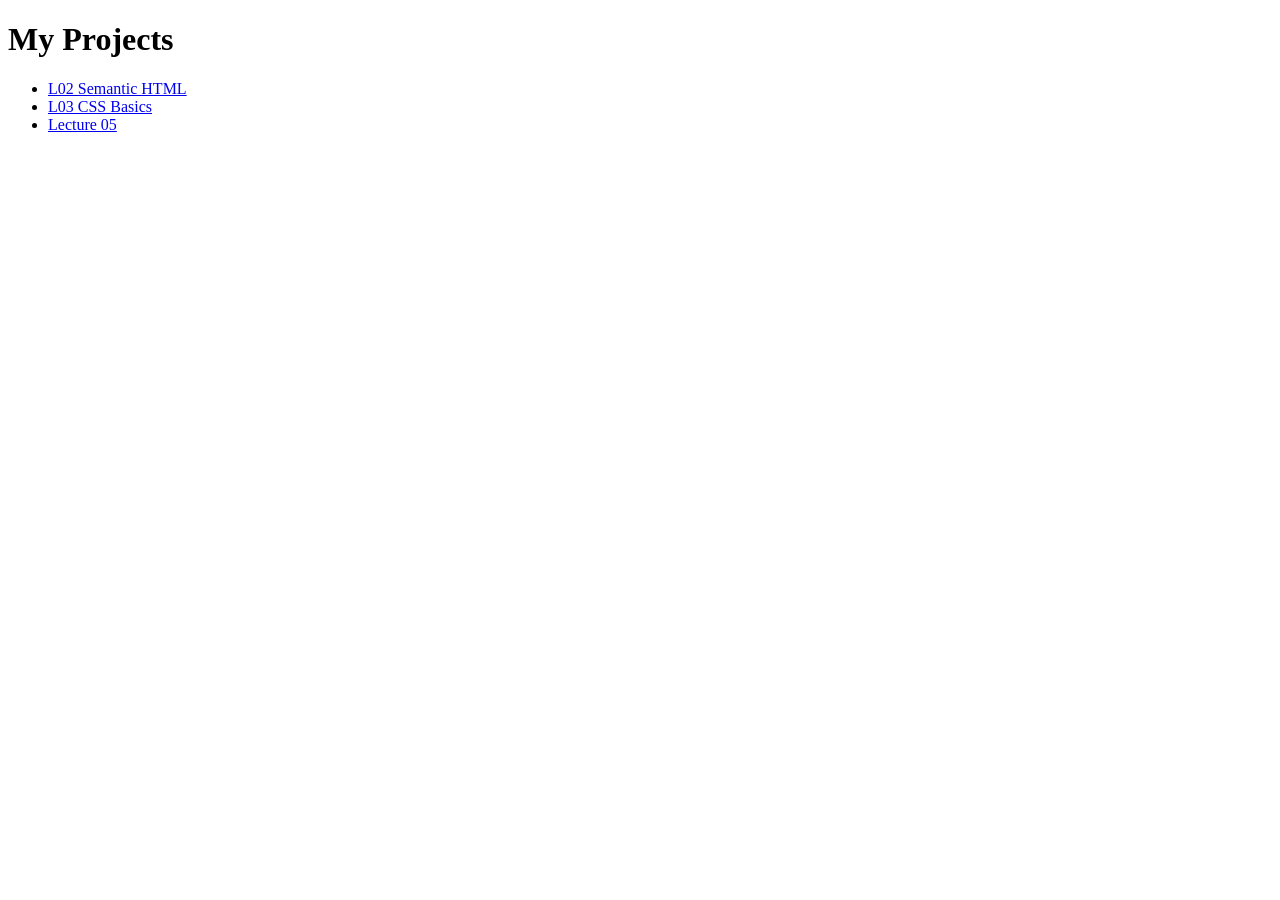
<file: index.html>
<!DOCTYPE html>
<html>
<head>
  <title>My Portfolio</title>
</head>
<body>
  <h1>My Projects</h1>

  <ul>
    <li><a href="L02-semantic-html/">L02 Semantic HTML</a></li>
    <li><a href="L03-css-basics/">L03 CSS Basics</a></li>
    <li><a href="Lecture-05/">Lecture 05</a></li>
  </ul>

</body>
</html>
</file>
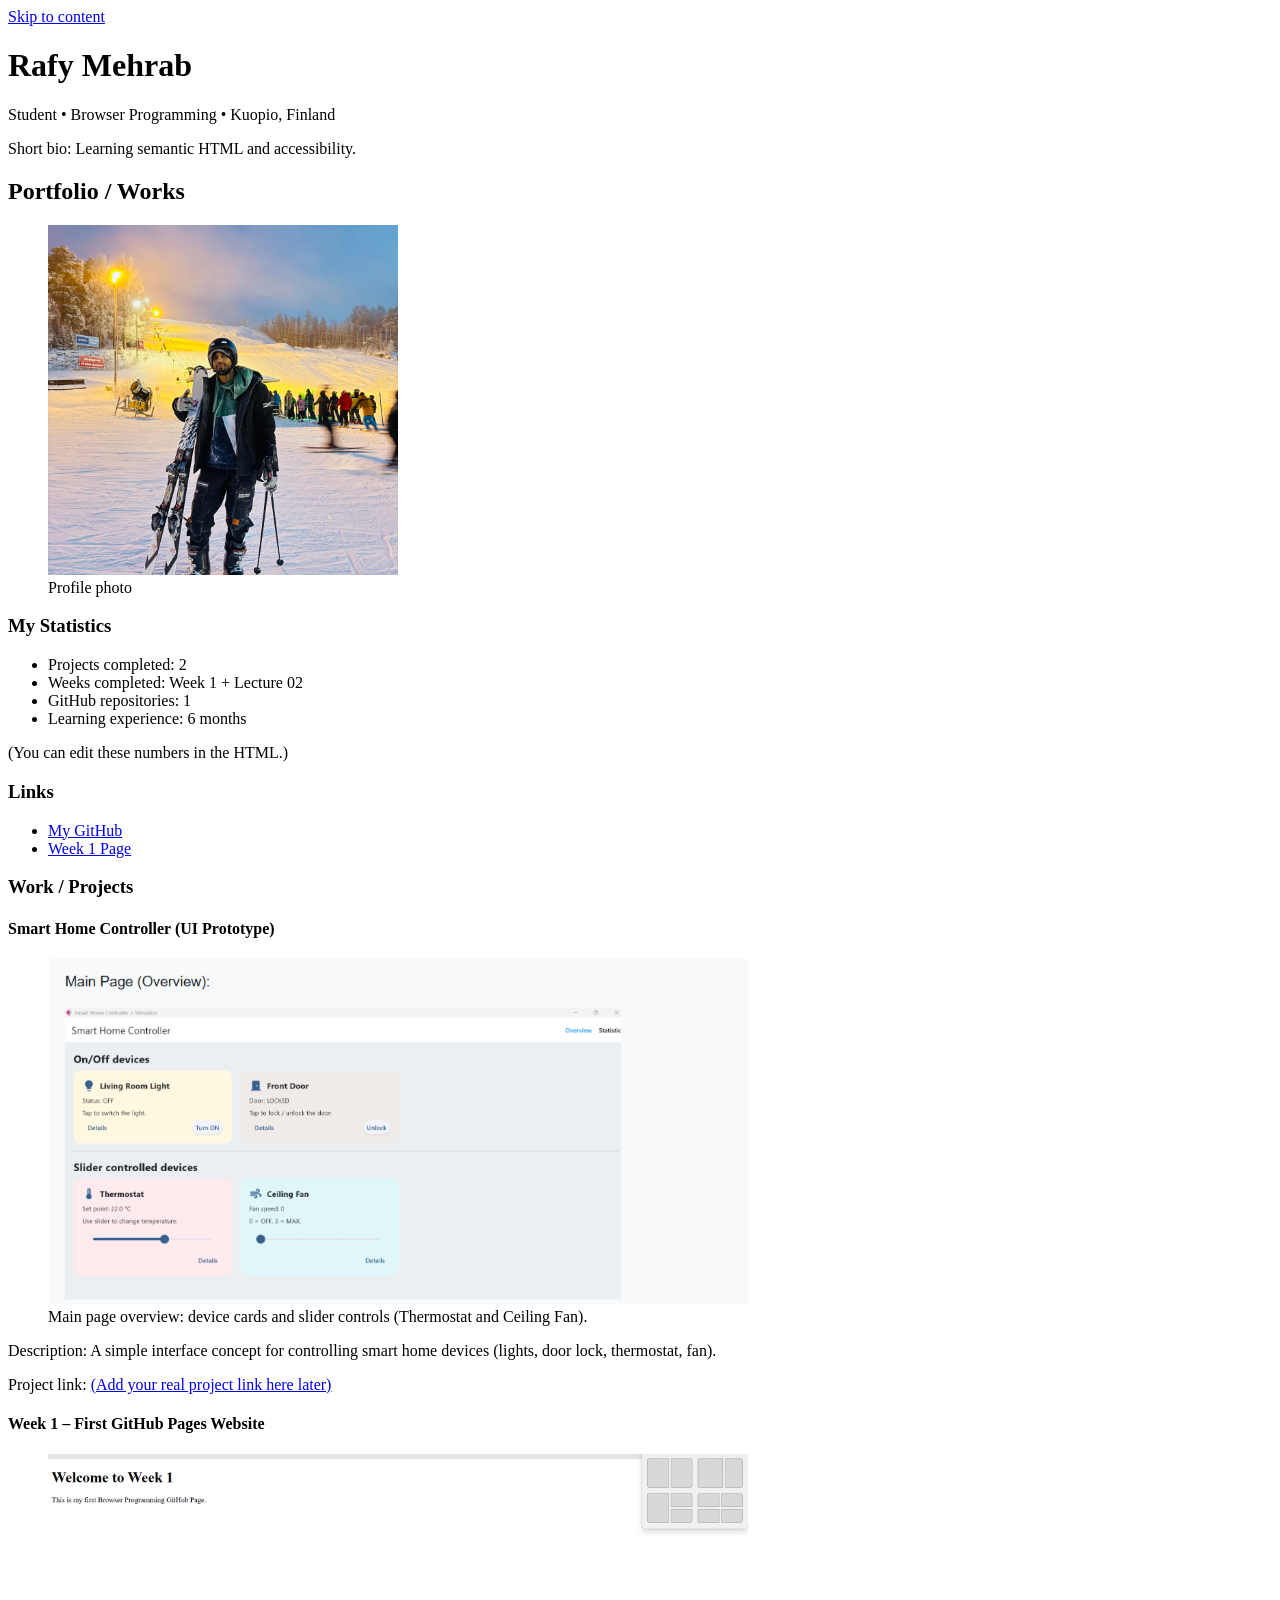
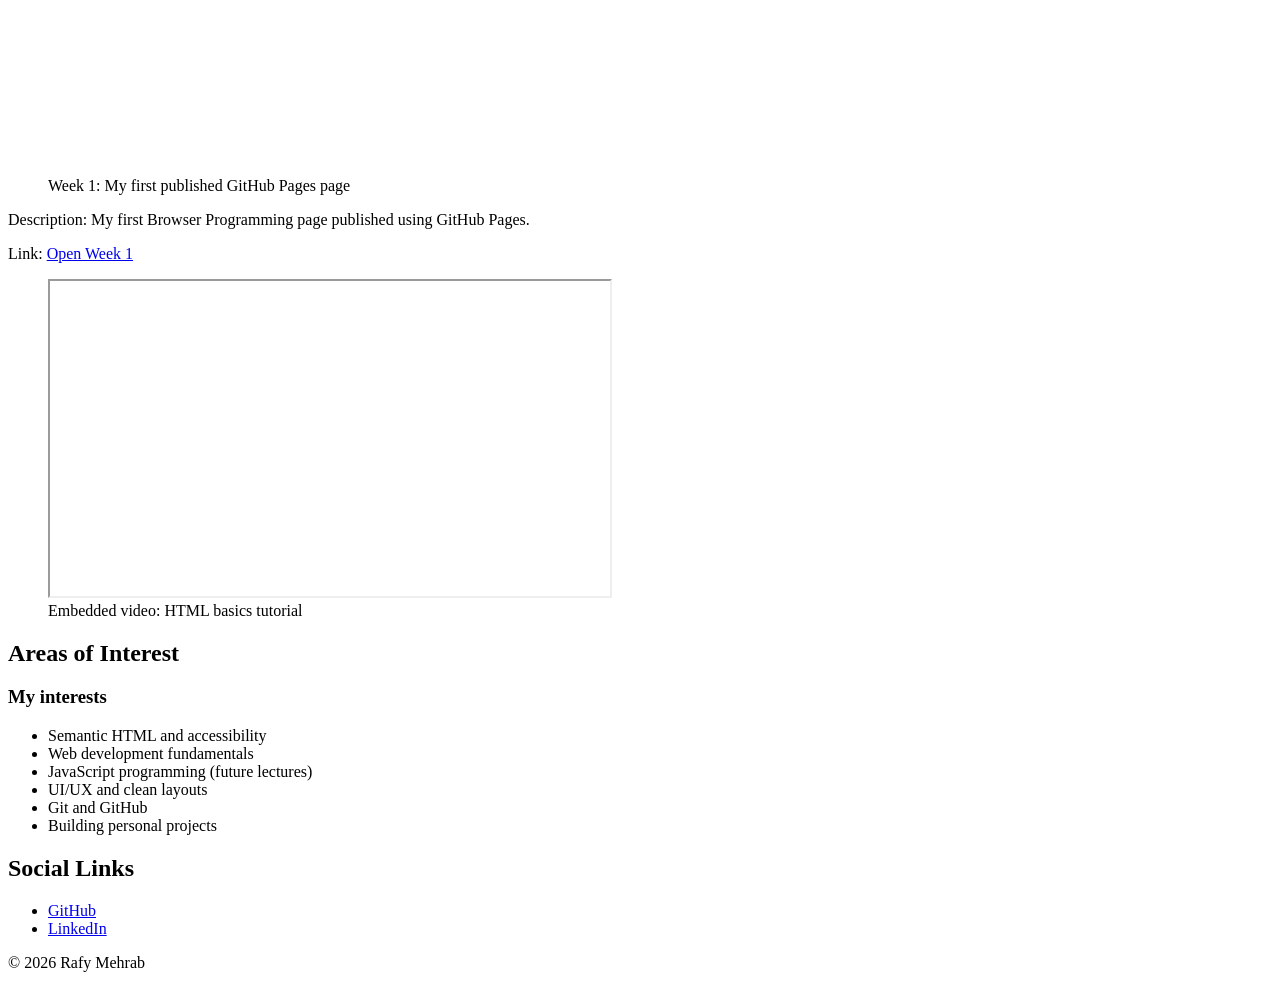
<file: L02-semantic-html/index.html>
<!DOCTYPE html>
<html lang="en">
<head>
  <meta charset="UTF-8" />
  <meta name="viewport" content="width=device-width, initial-scale=1.0" />
  <title>Lecture 02 – Semantic HTML</title>
</head>
<body>

  <!-- Accessibility: Skip link -->
  <a href="#main">Skip to content</a>

  <!-- Header -->
  <header>
    <h1>Rafy Mehrab</h1>
    <p>Student • Browser Programming • Kuopio, Finland</p>
    <p>Short bio: Learning semantic HTML and accessibility.</p>
  </header>

  <main id="main">

    <!-- Portfolio / Works -->
    <section aria-labelledby="portfolio-title">
      <h2 id="portfolio-title">Portfolio / Works</h2>

      <!-- Profile photo -->
      <figure>
        <img src="profile.jpg" alt="Profile photo of Rafy Mehrab on a ski slope" width="350" />
        <figcaption>Profile photo</figcaption>
      </figure>

      <!-- Statistics (edit these numbers anytime) -->
      <section aria-labelledby="stats-title">
        <h3 id="stats-title">My Statistics</h3>
        <ul>
          <li>Projects completed: 2</li>
          <li>Weeks completed: Week 1 + Lecture 02</li>
          <li>GitHub repositories: 1</li>
          <li>Learning experience: 6 months</li>
        </ul>
        <p>(You can edit these numbers in the HTML.)</p>
      </section>

      <!-- Links -->
      <section aria-labelledby="links-title">
        <h3 id="links-title">Links</h3>
        <ul>
          <li>
            <a href="https://github.com/rafymehrab2000-sketch" target="_blank" rel="noopener">
              My GitHub
            </a>
          </li>
          <li>
            <a href="../week-1/" target="_blank" rel="noopener">
              Week 1 Page
            </a>
          </li>
        </ul>
      </section>

      <!-- Projects -->
      <section aria-labelledby="projects-title">
        <h3 id="projects-title">Work / Projects</h3>

        <!-- Project 1 -->
        <article aria-labelledby="project1-title">
          <h4 id="project1-title">Smart Home Controller (UI Prototype)</h4>

          <figure>
            <img
              src="smart-home.png"
              alt="Screenshot of Smart Home Controller interface showing on/off devices and slider-controlled devices"
              width="700"
            />
            <figcaption>
              Main page overview: device cards and slider controls (Thermostat and Ceiling Fan).
            </figcaption>
          </figure>

          <p>
            Description: A simple interface concept for controlling smart home devices (lights, door lock, thermostat, fan).
          </p>

          <p>
            Project link:
            <a href="https://github.com/rafymehrab2000-sketch" target="_blank" rel="noopener">
              (Add your real project link here later)
            </a>
          </p>
        </article>

        <!-- Project 2 (example placeholder) -->
        <article aria-labelledby="project2-title">
          <h4 id="project2-title">Week 1 – First GitHub Pages Website</h4>

          <figure>
            <img
              src="week1.png"
              alt="Screenshot of my Week 1 GitHub Pages website"
              width="700"
            />
            <figcaption>Week 1: My first published GitHub Pages page</figcaption>
          </figure>

          <p>
            Description: My first Browser Programming page published using GitHub Pages.
          </p>

          <p>
            Link:
            <a href="../week-1/" target="_blank" rel="noopener">Open Week 1</a>
          </p>
        </article>

      </section>

      <!-- Embedded video -->
      <figure>
        <iframe
          width="560"
          height="315"
          src="https://www.youtube.com/embed/dD2EISBDjWM"
          title="HTML Basics Tutorial"
          allow="accelerometer; autoplay; clipboard-write; encrypted-media; gyroscope; picture-in-picture"
          allowfullscreen>
        </iframe>
        <figcaption>Embedded video: HTML basics tutorial</figcaption>
      </figure>

    </section>

    <!-- Areas of Interest -->
    <section aria-labelledby="interests-title">
      <h2 id="interests-title">Areas of Interest</h2>

      <article aria-labelledby="interest-list-title">
        <h3 id="interest-list-title">My interests</h3>
        <ul>
          <li>Semantic HTML and accessibility</li>
          <li>Web development fundamentals</li>
          <li>JavaScript programming (future lectures)</li>
          <li>UI/UX and clean layouts</li>
          <li>Git and GitHub</li>
          <li>Building personal projects</li>
        </ul>
      </article>
    </section>

  </main>

  <!-- Footer -->
  <footer>
    <h2>Social Links</h2>
    <ul>
      <li>
        <a href="https://github.com/rafymehrab2000-sketch" target="_blank" rel="noopener">
          GitHub
        </a>
      </li>
      <li>
        <a href="https://www.linkedin.com/in/rafy-mehrab-78045a29a/" target="_blank" rel="noopener">
          LinkedIn
        </a>
      </li>
    </ul>
    <p>&copy; 2026 Rafy Mehrab</p>
  </footer>

</body>
</html>
</file>
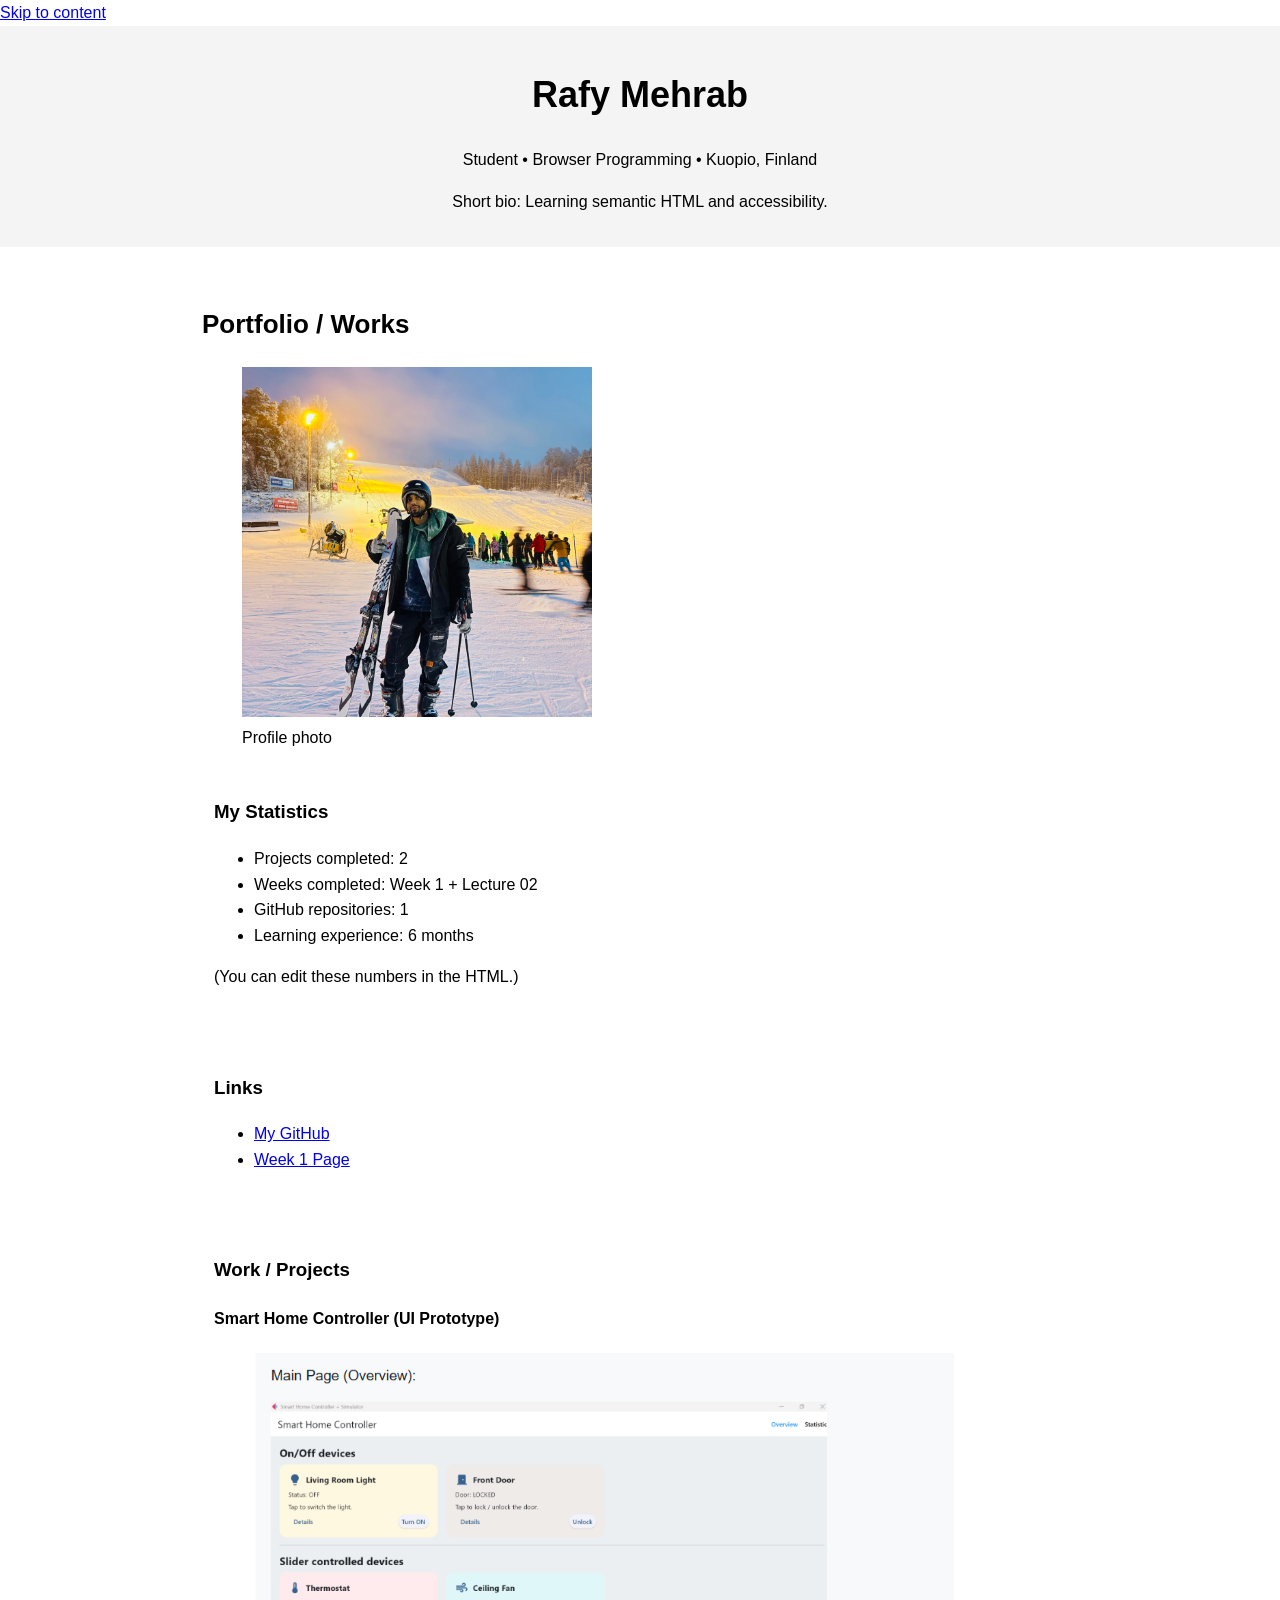
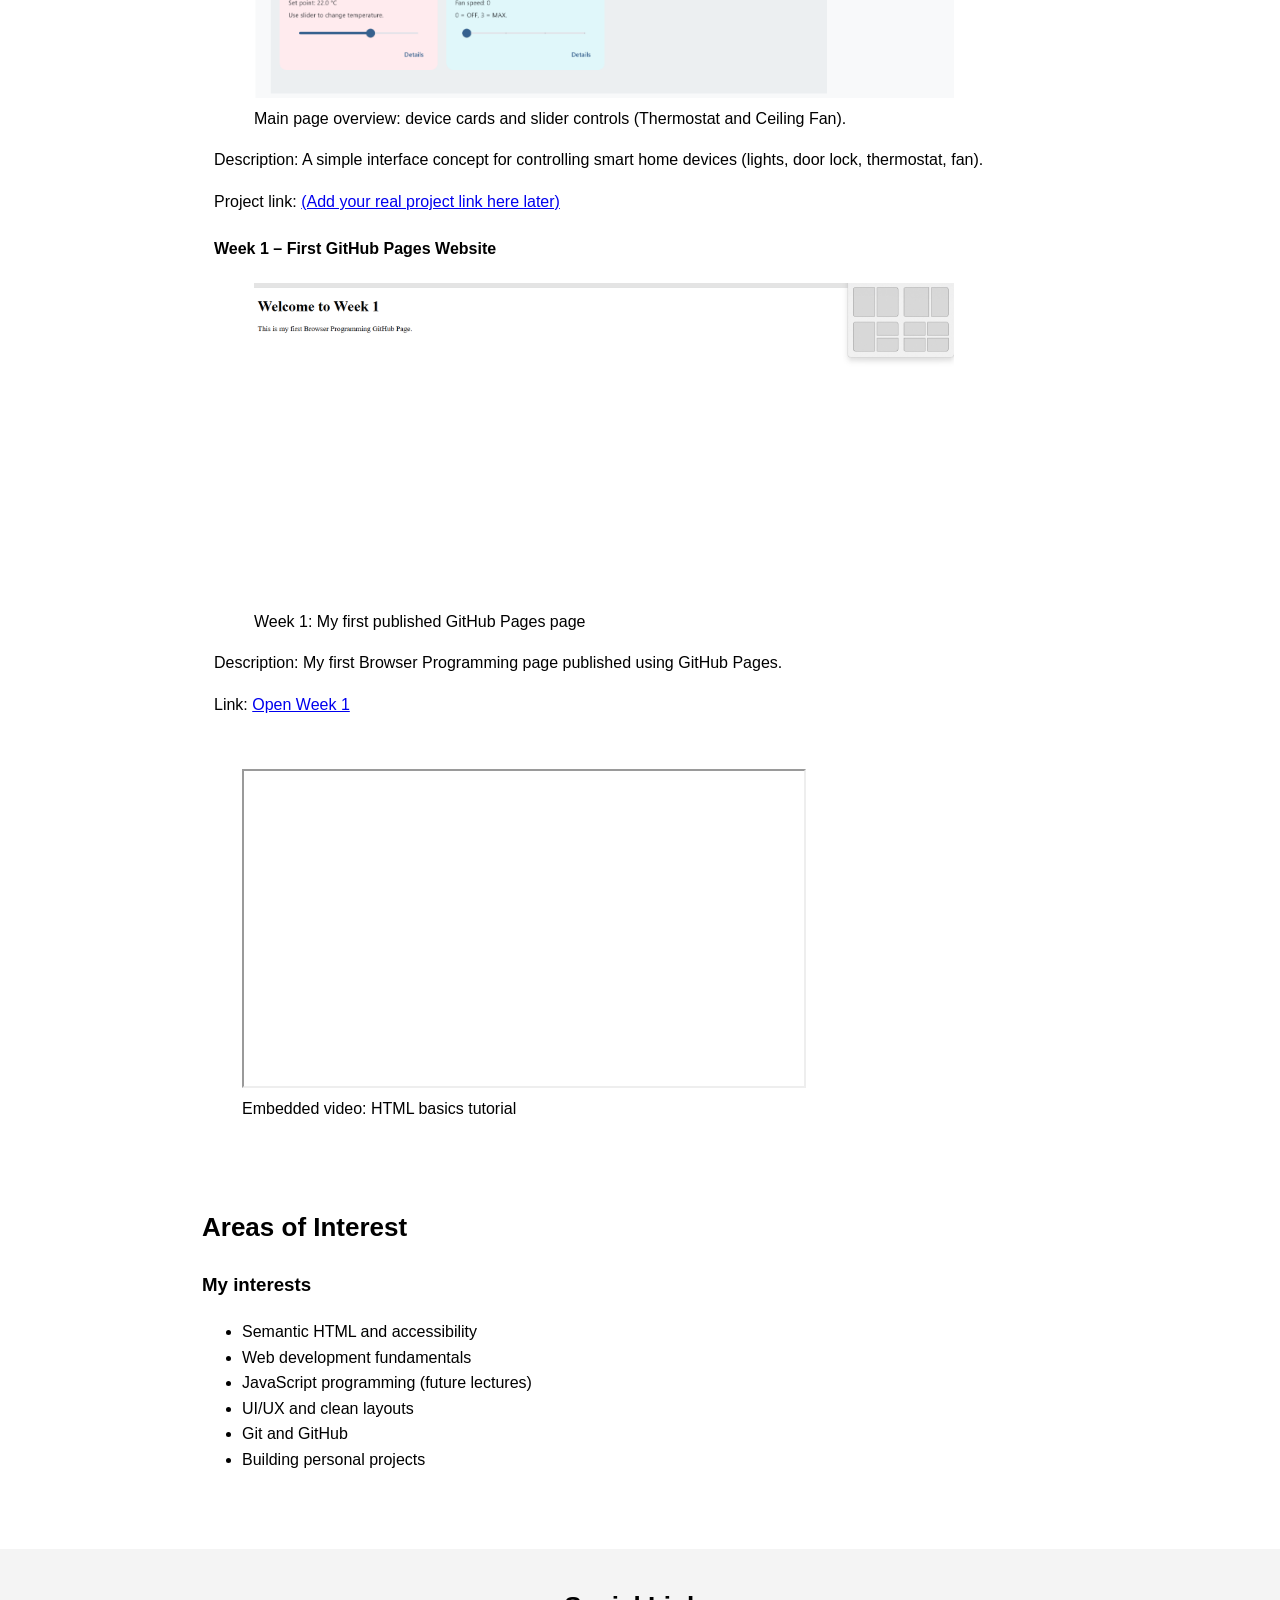
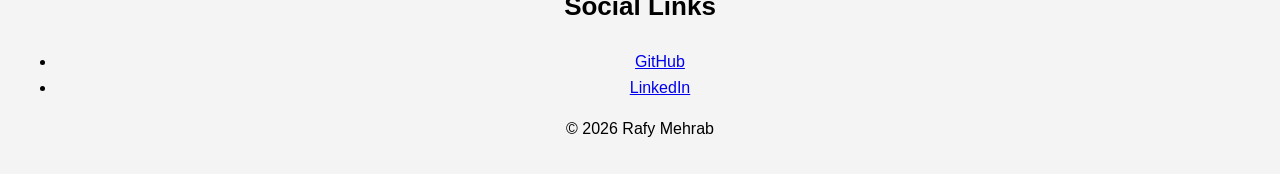
<file: L03-css-basics/index.html>
<!DOCTYPE html>
<html lang="en">
<head>
  <meta charset="UTF-8" />
  <meta name="viewport" content="width=device-width, initial-scale=1.0" />
  <title>Lecture 02 – Semantic HTML</title>
  <link rel="stylesheet" href="css/style.css">
</head>
<body>

  <!-- Accessibility: Skip link -->
  <a href="#main">Skip to content</a>

  <!-- Header -->
  <header>
    <h1>Rafy Mehrab</h1>
    <p>Student • Browser Programming • Kuopio, Finland</p>
    <p>Short bio: Learning semantic HTML and accessibility.</p>
  </header>

  <main id="main">

    <!-- Portfolio / Works -->
    <section aria-labelledby="portfolio-title">
      <h2 id="portfolio-title">Portfolio / Works</h2>

      <!-- Profile photo -->
      <figure>
        <img src="profile.jpg" alt="Profile photo of Rafy Mehrab on a ski slope" width="350" />
        <figcaption>Profile photo</figcaption>
      </figure>

      <!-- Statistics (edit these numbers anytime) -->
      <section aria-labelledby="stats-title">
        <h3 id="stats-title">My Statistics</h3>
        <ul>
          <li>Projects completed: 2</li>
          <li>Weeks completed: Week 1 + Lecture 02</li>
          <li>GitHub repositories: 1</li>
          <li>Learning experience: 6 months</li>
        </ul>
        <p>(You can edit these numbers in the HTML.)</p>
      </section>

      <!-- Links -->
      <section aria-labelledby="links-title">
        <h3 id="links-title">Links</h3>
        <ul>
          <li>
            <a href="https://github.com/rafymehrab2000-sketch" target="_blank" rel="noopener">
              My GitHub
            </a>
          </li>
          <li>
            <a href="../week-1/" target="_blank" rel="noopener">
              Week 1 Page
            </a>
          </li>
        </ul>
      </section>

      <!-- Projects -->
      <section aria-labelledby="projects-title">
        <h3 id="projects-title">Work / Projects</h3>

        <!-- Project 1 -->
        <article aria-labelledby="project1-title">
          <h4 id="project1-title">Smart Home Controller (UI Prototype)</h4>

          <figure>
            <img
              src="smart-home.png"
              alt="Screenshot of Smart Home Controller interface showing on/off devices and slider-controlled devices"
              width="700"
            />
            <figcaption>
              Main page overview: device cards and slider controls (Thermostat and Ceiling Fan).
            </figcaption>
          </figure>

          <p>
            Description: A simple interface concept for controlling smart home devices (lights, door lock, thermostat, fan).
          </p>

          <p>
            Project link:
            <a href="https://github.com/rafymehrab2000-sketch" target="_blank" rel="noopener">
              (Add your real project link here later)
            </a>
          </p>
        </article>

        <!-- Project 2 (example placeholder) -->
        <article aria-labelledby="project2-title">
          <h4 id="project2-title">Week 1 – First GitHub Pages Website</h4>

          <figure>
            <img
              src="week1.png"
              alt="Screenshot of my Week 1 GitHub Pages website"
              width="700"
            />
            <figcaption>Week 1: My first published GitHub Pages page</figcaption>
          </figure>

          <p>
            Description: My first Browser Programming page published using GitHub Pages.
          </p>

          <p>
            Link:
            <a href="../week-1/" target="_blank" rel="noopener">Open Week 1</a>
          </p>
        </article>

      </section>

      <!-- Embedded video -->
      <figure>
        <iframe
          width="560"
          height="315"
          src="https://www.youtube.com/embed/dD2EISBDjWM"
          title="HTML Basics Tutorial"
          allow="accelerometer; autoplay; clipboard-write; encrypted-media; gyroscope; picture-in-picture"
          allowfullscreen>
        </iframe>
        <figcaption>Embedded video: HTML basics tutorial</figcaption>
      </figure>

    </section>

    <!-- Areas of Interest -->
    <section aria-labelledby="interests-title">
      <h2 id="interests-title">Areas of Interest</h2>

      <article aria-labelledby="interest-list-title">
        <h3 id="interest-list-title">My interests</h3>
        <ul>
          <li>Semantic HTML and accessibility</li>
          <li>Web development fundamentals</li>
          <li>JavaScript programming (future lectures)</li>
          <li>UI/UX and clean layouts</li>
          <li>Git and GitHub</li>
          <li>Building personal projects</li>
        </ul>
      </article>
    </section>

  </main>

  <!-- Footer -->
  <footer>
    <h2>Social Links</h2>
    <ul>
      <li>
        <a href="https://github.com/rafymehrab2000-sketch" target="_blank" rel="noopener">
          GitHub
        </a>
      </li>
      <li>
        <a href="https://www.linkedin.com/in/rafy-mehrab-78045a29a/" target="_blank" rel="noopener">
          LinkedIn
        </a>
      </li>
    </ul>
    <p>&copy; 2026 Rafy Mehrab</p>
  </footer>

</body>
</html>
</file>
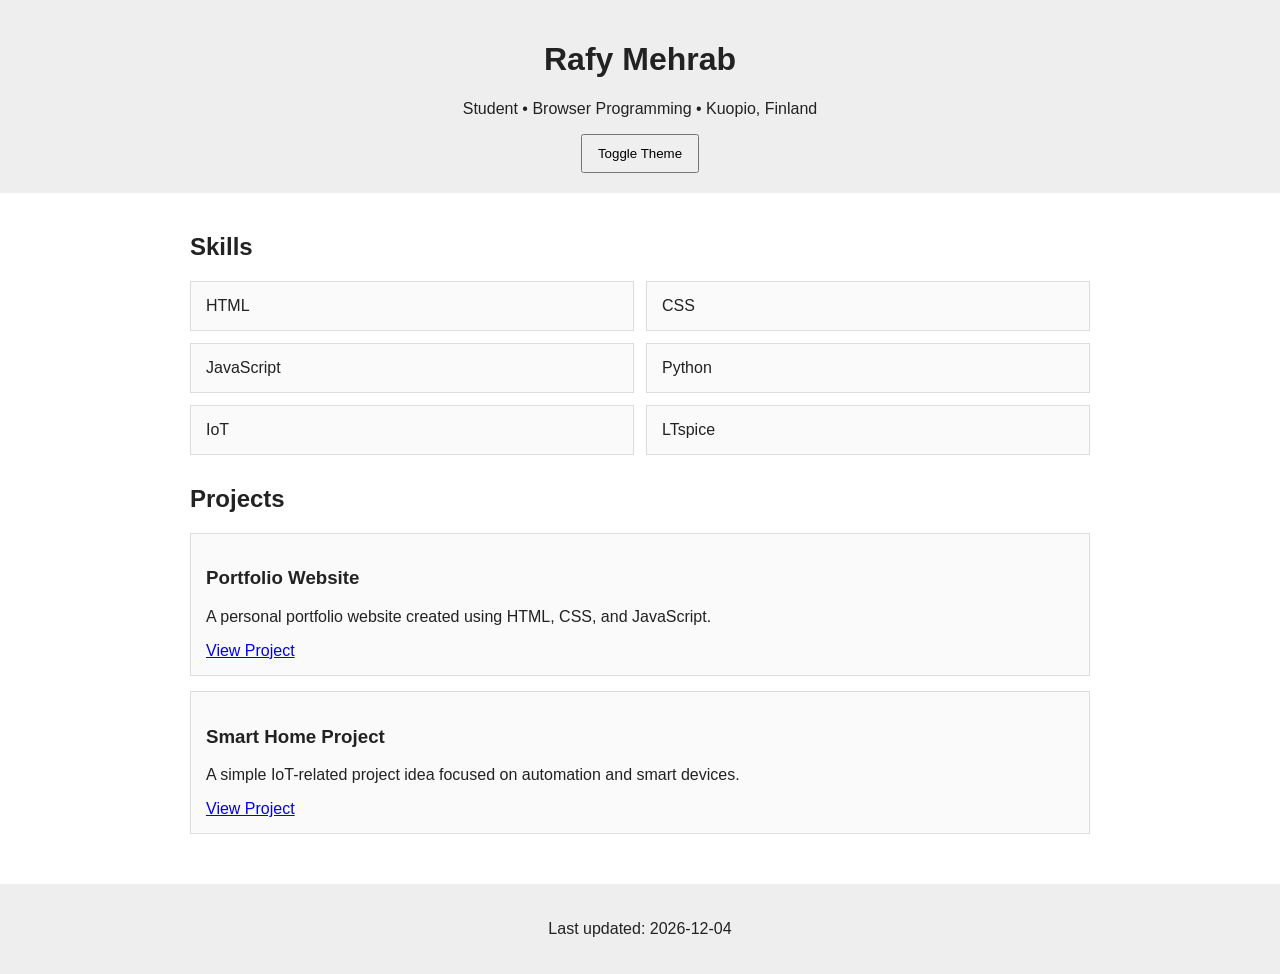
<file: Lecture-05/index.html>
<!DOCTYPE html>
<html lang="en">
<head>
  <meta charset="UTF-8">
  <title>Lecture 05 Portfolio</title>
  <link rel="stylesheet" href="style.css">
</head>
<body>
  <header>
    <h1>Rafy Mehrab</h1>
    <p>Student • Browser Programming • Kuopio, Finland</p>
    <button id="themeBtn">Toggle Theme</button>
  </header>

  <main>
    <section>
      <h2>Skills</h2>
      <ul class="skills-list">
        <li>HTML</li>
        <li>CSS</li>
        <li>JavaScript</li>
        <li>Python</li>
        <li>IoT</li>
        <li>LTspice</li>
      </ul>
    </section>

    <section>
      <h2>Projects</h2>

      <article class="project-card">
        <h3>Portfolio Website</h3>
        <p>A personal portfolio website created using HTML, CSS, and JavaScript.</p>
        <a href="#">View Project</a>
      </article>

      <article class="project-card">
        <h3>Smart Home Project</h3>
        <p>A simple IoT-related project idea focused on automation and smart devices.</p>
        <a href="#">View Project</a>
      </article>
    </section>
  </main>

  <footer>
    <p id="lastUpdated"></p>
  </footer>

  <script src="script.js"></script>
</body>
</html>
</file>
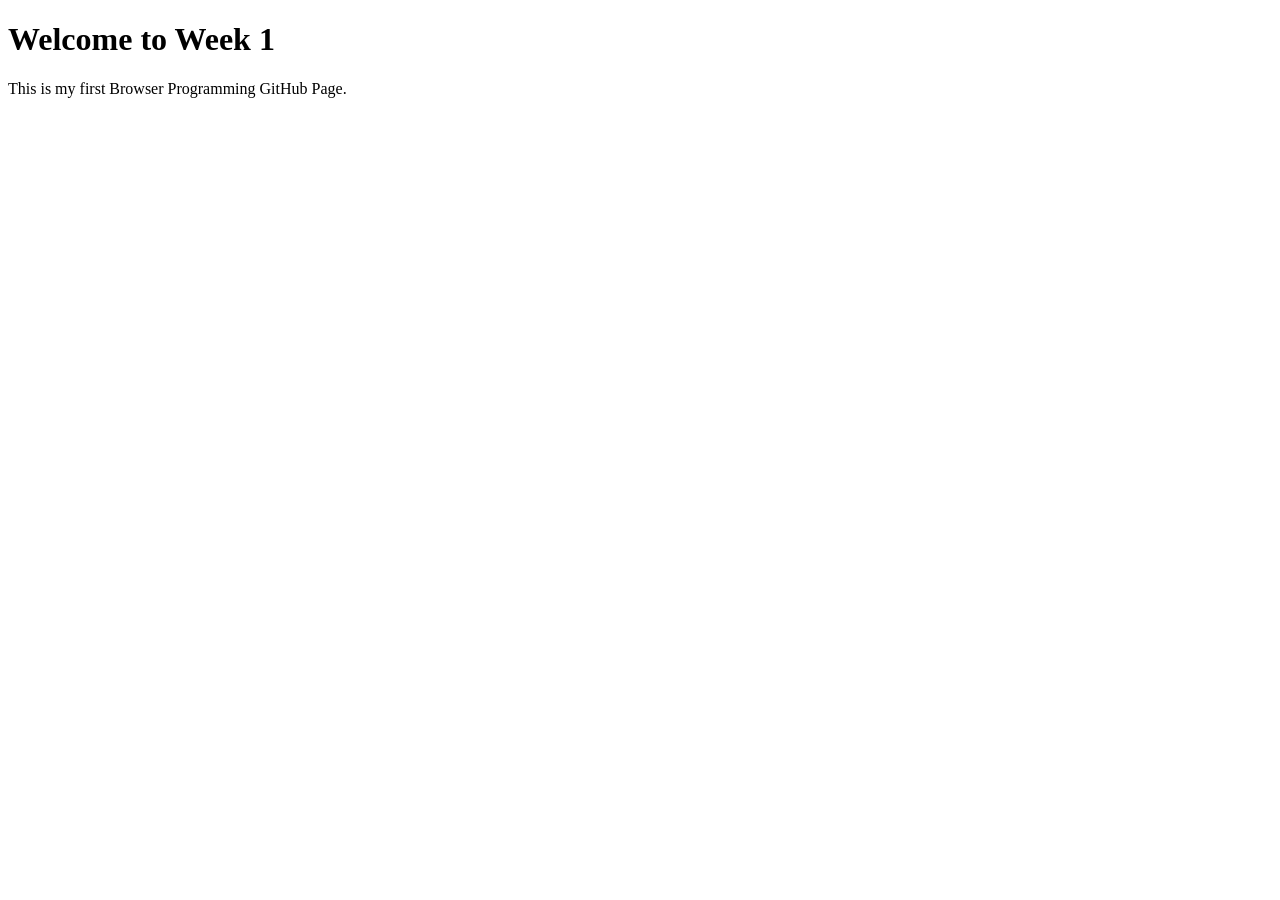
<file: week-1/index.html>
<!DOCTYPE html>
<html lang="en">
<head>
  <meta charset="UTF-8">
  <title>Week 1 - Browser Programming</title>
</head>
<body>
  <h1>Welcome to Week 1</h1>
  <p>This is my first Browser Programming GitHub Page.</p>
</body>
</html>
</file>
<file: L03-css-basics/css/style.css>
body {
  font-family: Arial, sans-serif;
  line-height: 1.6;
  margin: 0;
}

header,
footer {
  background-color: #f4f4f4;
  padding: 16px;
  text-align: center;
}

nav ul {
  list-style: none;
  padding: 0;
}

nav li {
  display: inline;
  margin-right: 16px;
}

nav a {
  text-decoration: none;
  color: #222;
}

nav a:hover {
  color: blue;
}

main {
  max-width: 900px;
  margin: 0 auto;
  padding: 24px;
}

section {
  margin-bottom: 24px;
  padding: 12px;
}

h1 {
  font-size: 36px;
}

h2 {
  font-size: 26px;
}

.card {
  padding: 16px;
  margin: 16px 0;
  background-color: #fafafa;
}

#works {
  padding: 16px;
  border: 1px solid #ddd;
}

img {
  max-width: 100%;
  height: auto;
}
</file>
<file: Lecture-05/style.css>
body {
  font-family: Arial, sans-serif;
  margin: 0;
  background-color: white;
  color: #222;
}

header,
footer {
  text-align: center;
  padding: 20px;
  background-color: #eeeeee;
}

main {
  max-width: 900px;
  margin: 0 auto;
  padding: 20px;
}

section {
  margin-bottom: 30px;
}

button {
  padding: 10px 15px;
  cursor: pointer;
}

.skills-list {
  list-style: none;
  padding: 0;
  display: grid;
  grid-template-columns: repeat(2, 1fr);
  gap: 12px;
}

.skills-list li,
.project-card {
  padding: 15px;
  border: 1px solid #ddd;
  background-color: #fafafa;
}

.project-card {
  margin-bottom: 15px;
}

.dark {
  background-color: #121212;
  color: white;
}

.dark header,
.dark footer {
  background-color: #1f1f1f;
}

.dark .skills-list li,
.dark .project-card {
  background-color: #222;
  border-color: #444;
}

.dark a {
  color: #8ab4ff;
}
</file>
